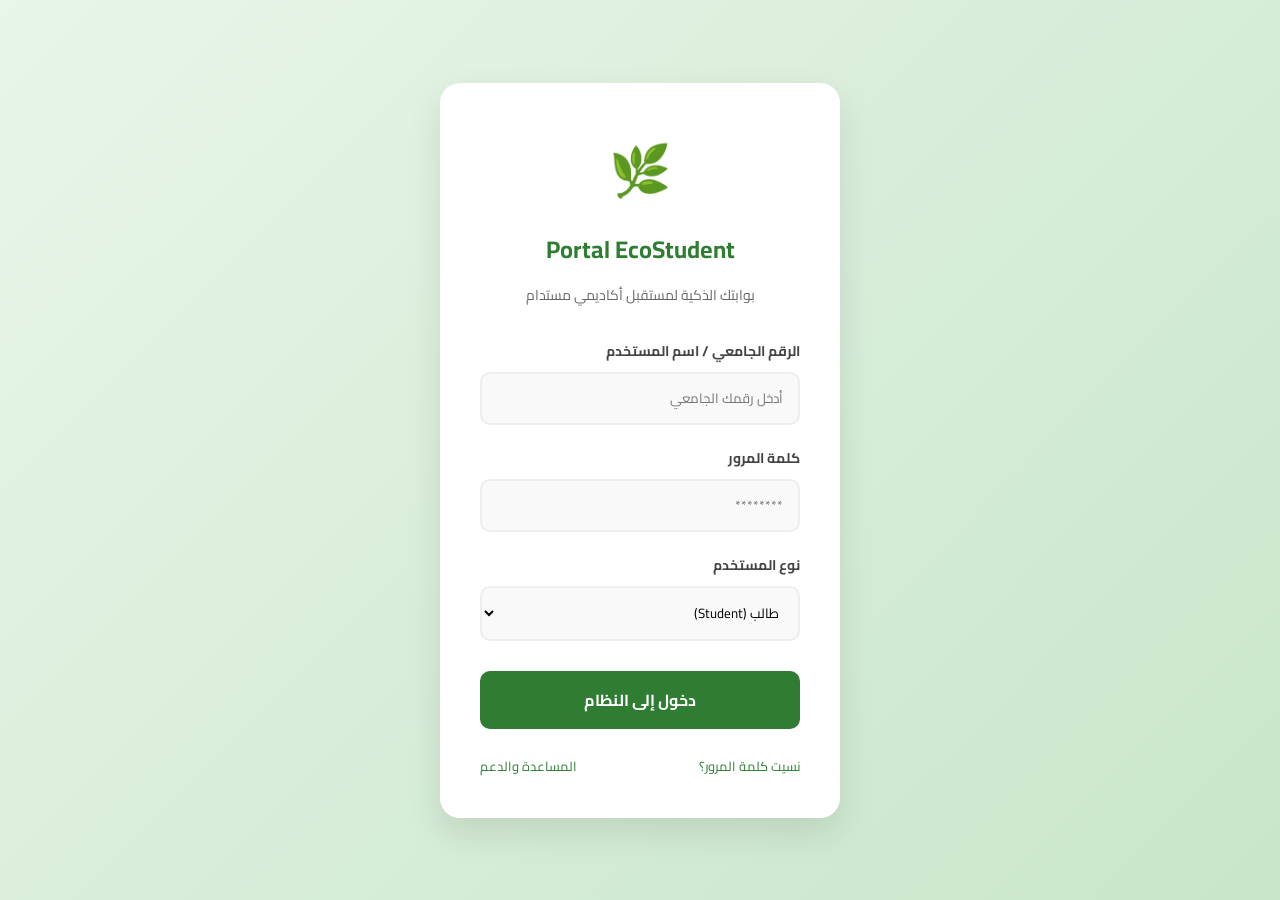
<file: index.html>
<!DOCTYPE html>
<html lang="ar" dir="rtl">
<head>
    <meta charset="UTF-8">
    <meta name="viewport" content="width=device-width, initial-scale=1.0">
    <title>تسجيل الدخول | Portal EcoStudent</title>
    <link rel="stylesheet" href="style.css">
    <script src="script.js"></script>
    <link href="https://fonts.googleapis.com/css2?family=Cairo:wght@400;700&display=swap" rel="stylesheet">
</head>
<body>
    <div class="login-wrapper">
        <div class="login-card">
            <div class="logo-section">
                <div class="eco-logo">🌿</div>
                <h1>Portal EcoStudent</h1>
                <p>بوابتك الذكية لمستقبل أكاديمي مستدام</p>
            </div>
            
            <form id="loginForm">
                <div class="input-group">
                    <label for="username">الرقم الجامعي / اسم المستخدم</label>
                    <input type="text" id="username" placeholder="أدخل رقمك الجامعي" required>
                </div>

                <div class="input-group">
                    <label for="password">كلمة المرور</label>
                    <input type="password" id="password" placeholder="********" required>
                </div>

                <div class="input-group">
                    <label for="userRole">نوع المستخدم</label>
                    <select id="userRole">
                        <option value="student">طالب (Student)</option>
                        <option value="admin">مسؤول نظام (Administrator)</option>
                    </select>
                </div>

                <button type="submit" class="login-btn">دخول إلى النظام</button>
            </form>
            
            <div class="footer-links">
                <a href="#">نسيت كلمة المرور؟</a>
                <a href="#">المساعدة والدعم</a>
            </div>
        </div>
    </div>
</body>
</html>
</file>
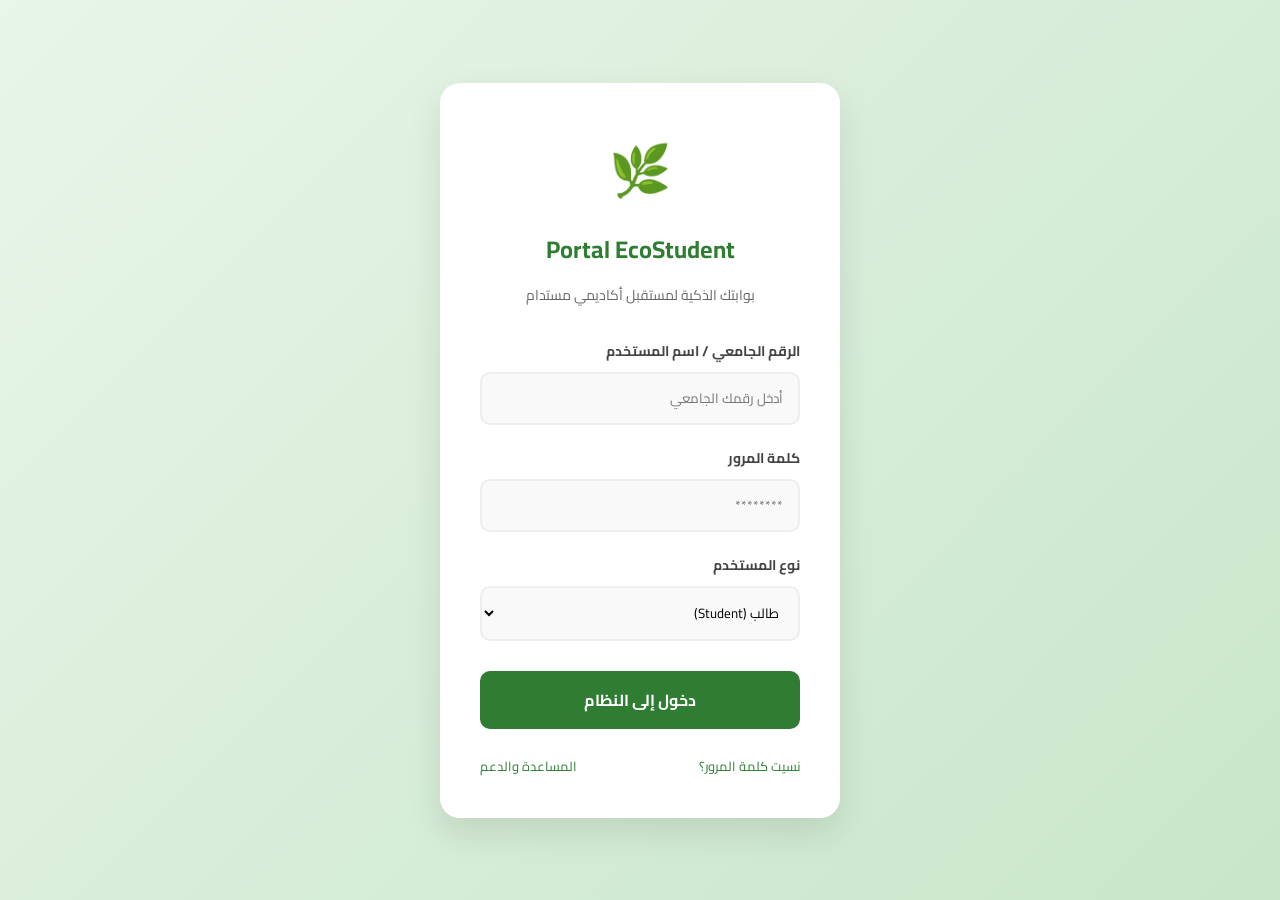
<file: dashboard.html>
<!DOCTYPE html>
<html lang="ar" dir="rtl">
<head>
    <meta charset="UTF-8">
    <meta name="viewport" content="width=device-width, initial-scale=1.0">
    <title>لوحة التحكم | Portal EcoStudent</title>
    <script src="script.js"></script>
    <link rel="stylesheet" href="style.css">
    <link href="https://fonts.googleapis.com/css2?family=Cairo:wght@400;700&display=swap" rel="stylesheet">
    <style>
        /* تنسيقات خاصة بلوحة التحكم */
        body { display: flex; height: 100vh; background: #f4f7f6; }
        
        .sidebar {
            width: 250px;
            background: #2e7d32;
            color: white;
            padding: 20px;
            display: flex;
            flex-direction: column;
        }

        .sidebar h2 { font-size: 20px; margin-bottom: 30px; text-align: center; border-bottom: 1px solid #ffffff33; padding-bottom: 10px; }

        .sidebar a {
            color: white;
            text-decoration: none;
            padding: 12px;
            margin: 5px 0;
            border-radius: 8px;
            transition: 0.3s;
        }

        .sidebar a:hover, .sidebar a.active { background: #1b5e20; }

        .main-content { flex: 1; padding: 30px; overflow-y: auto; }

        .header { display: flex; justify-content: space-between; align-items: center; margin-bottom: 30px; }

        .welcome-card {
            background: white;
            padding: 20px;
            border-radius: 15px;
            box-shadow: 0 5px 15px rgba(0,0,0,0.05);
            border-right: 5px solid #2e7d32;
        }

        .stats-grid {
            display: grid;
            grid-template-columns: repeat(auto-fit, minmax(200px, 1fr));
            gap: 20px;
            margin-top: 20px;
        }

        .stat-item {
            background: white;
            padding: 20px;
            border-radius: 12px;
            text-align: center;
            box-shadow: 0 4px 6px rgba(0,0,0,0.02);
        }

        .stat-item h3 { color: #2e7d32; font-size: 24px; }
        .stat-item p { color: #666; font-size: 14px; }
    </style>
</head>
<body>

    <div class="sidebar">
        <h2>EcoStudent 🌿</h2>
        <a href="dashboard.html" class="active">الرئيسية</a>
        <a href="registration.html">تسجيل المساقات</a>
        <a href="schedule.html">جدول المحاضرات</a>
        <a href="gpa.html">المعدل التراكمي</a>
<a href="javascript:void(0)" onclick="logout()" style="margin-top: auto; background: #c62828;">تسجيل الخروج</a>    </div>

    <div class="main-content">
        <div class="header">
            <h1 id="welcomeTitle">مرحباً بك، طالبنا العزيز</h1>
            <div class="user-info">
                <span id="displayUser"></span> 👤
            </div>
        </div>

        <div class="welcome-card">
            <h3>نظام Portal EcoStudent يرحب بك!</h3>
            <p>يمكنك من هنا البدء بإدارة رحلتك الأكاديمية بكل سهولة واستدامة.</p>
        </div>

        <div class="stats-grid">
            <div class="stat-item">
                <p>الساعات المسجلة</p>
                <h3>15</h3>
            </div>
            <div class="stat-item">
                <p>المعدل التراكمي</p>
                <h3>3.8</h3>
            </div>
            <div class="stat-item">
                <p>المساقات المتبقية</p>
                <h3>24</h3>
            </div>
        </div>
    </div>

   
</body>
</html>
</file>
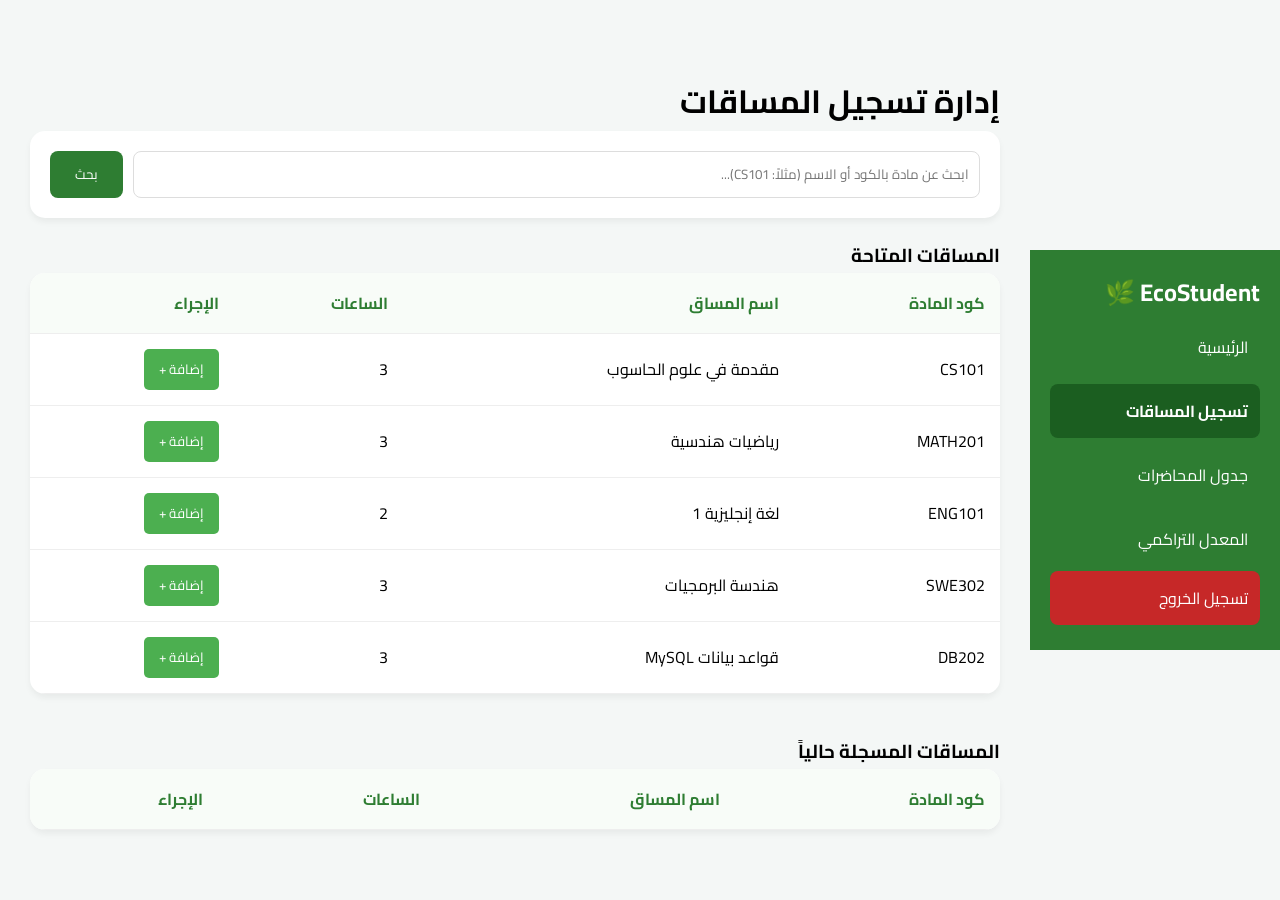
<file: registration.html>
<!DOCTYPE html>
<html lang="ar" dir="rtl">
<head>
    <meta charset="UTF-8">
    <meta name="viewport" content="width=device-width, initial-scale=1.0">
    <title>تسجيل المساقات | Portal EcoStudent</title>
    <link rel="stylesheet" href="style.css">
    <link href="https://fonts.googleapis.com/css2?family=Cairo:wght@400;700&display=swap" rel="stylesheet">
    <style>
        body { display: flex; height: 100vh; background: #f4f7f6; }
        .sidebar { width: 250px; background: #2e7d32; color: white; padding: 20px; display: flex; flex-direction: column; }
        .sidebar a { color: white; text-decoration: none; padding: 12px; margin: 5px 0; border-radius: 8px; transition: 0.3s; }
        .sidebar a:hover { background: #1b5e20; }
        .sidebar a.active { background: #1b5e20; font-weight: bold; }
        
        .main-content { flex: 1; padding: 30px; overflow-y: auto; }
        
        .search-section { background: white; padding: 20px; border-radius: 15px; box-shadow: 0 4px 6px rgba(0,0,0,0.05); margin-bottom: 20px; display: flex; gap: 10px; }
        .search-section input { flex: 1; padding: 10px; border: 1px solid #ddd; border-radius: 8px; }
        .search-section button { padding: 10px 25px; background: #2e7d32; color: white; border: none; border-radius: 8px; cursor: pointer; }

        .courses-table { width: 100%; border-collapse: collapse; background: white; border-radius: 15px; overflow: hidden; box-shadow: 0 4px 6px rgba(0,0,0,0.05); }
        .courses-table th, .courses-table td { padding: 15px; text-align: right; border-bottom: 1px solid #eee; }
        .courses-table th { background: #f8fcf8; color: #2e7d32; }
        
        .add-btn { background: #4caf50; color: white; border: none; padding: 8px 15px; border-radius: 5px; cursor: pointer; transition: 0.3s; }
        .add-btn:hover { background: #388e3c; }
        .add-btn.disabled { background: #ccc; cursor: not-allowed; }

        .registered-section { margin-top: 40px; }
        .remove-btn { background: #e53935; color: white; border: none; padding: 8px 15px; border-radius: 5px; cursor: pointer; }
    </style>
</head>
<body>

    <div class="sidebar">
        <h2>EcoStudent 🌿</h2>
        <a href="dashboard.html">الرئيسية</a>
        <a href="registration.html" class="active">تسجيل المساقات</a>
        <a href="schedule.html">جدول المحاضرات</a>
        <a href="gpa.html">المعدل التراكمي</a>
        <a href="javascript:void(0)" onclick="logout()" style="margin-top: auto; background: #c62828;">تسجيل الخروج</a>
    </div>

    <div class="main-content">
        <h1>إدارة تسجيل المساقات</h1>
        
        <div class="search-section">
            <input type="text" id="courseSearch" placeholder="ابحث عن مادة بالكود أو الاسم (مثلاً: CS101)...">
            <button onclick="searchCourses()">بحث</button>
        </div>

        <h3>المساقات المتاحة</h3>
        <table class="courses-table">
            <thead>
                <tr>
                    <th>كود المادة</th>
                    <th>اسم المساق</th>
                    <th>الساعات</th>
                    <th>الإجراء</th>
                </tr>
            </thead>
            <tbody id="availableCourses">
                </tbody>
        </table>

        <div class="registered-section">
            <h3>المساقات المسجلة حالياً</h3>
            <table class="courses-table">
                <thead>
                    <tr>
                        <th>كود المادة</th>
                        <th>اسم المساق</th>
                        <th>الساعات</th>
                        <th>الإجراء</th>
                    </tr>
                </thead>
                <tbody id="myCourses">
                    </tbody>
            </table>
        </div>
    </div>

    <script src="script.js"></script>
    <script>
        // تشغيل عرض المواد عند فتح الصفحة
        document.addEventListener('DOMContentLoaded', displayCourses);
    </script>
</body>
</html>
</file>
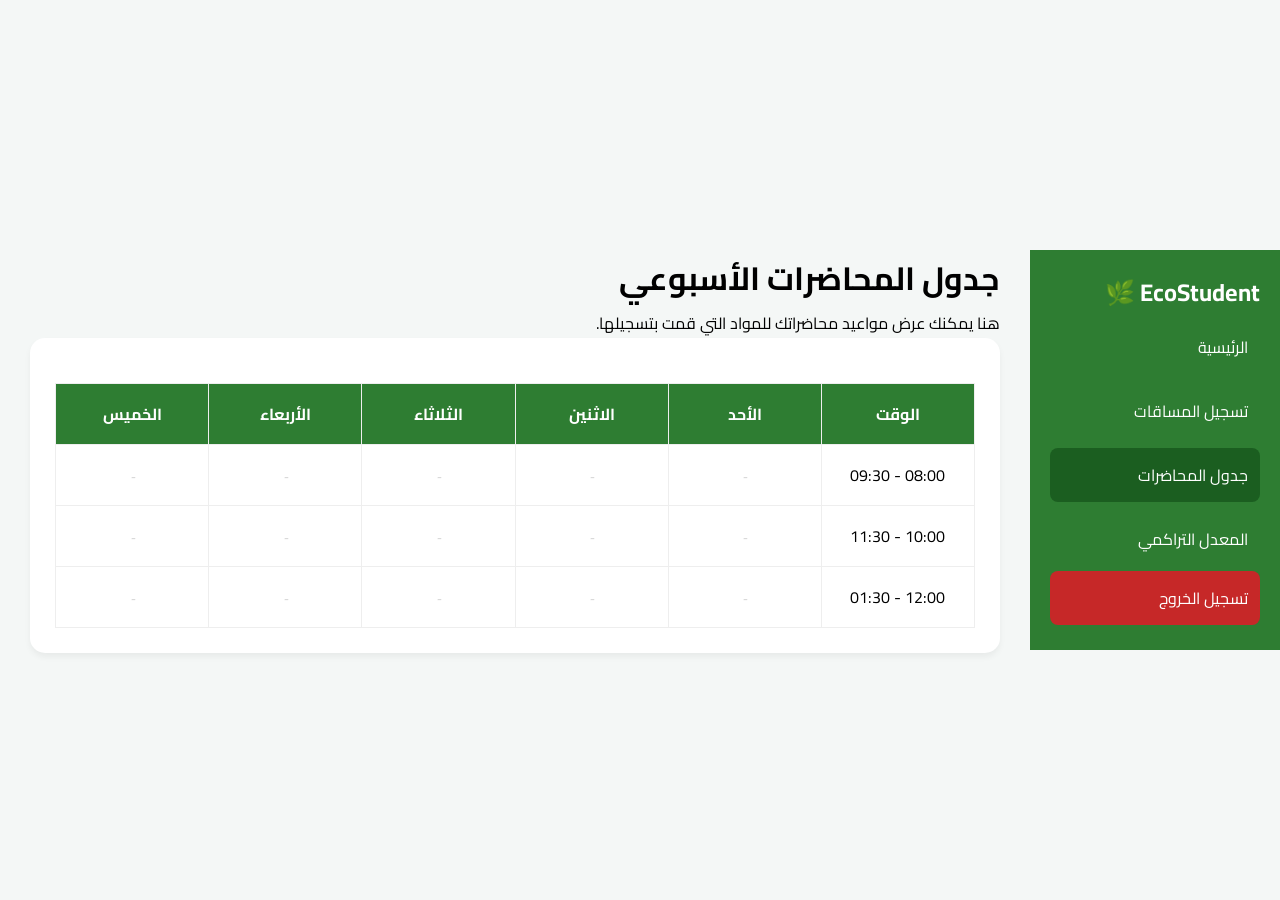
<file: schedule.html>
<!DOCTYPE html>
<html lang="ar" dir="rtl">
<head>
    <meta charset="UTF-8">
    <meta name="viewport" content="width=device-width, initial-scale=1.0">
    <title>جدول المحاضرات | Portal EcoStudent</title>
    <link rel="stylesheet" href="style.css">
    <link href="https://fonts.googleapis.com/css2?family=Cairo:wght@400;700&display=swap" rel="stylesheet">
    <style>
        body { display: flex; height: 100vh; background: #f4f7f6; }
        .sidebar { width: 250px; background: #2e7d32; color: white; padding: 20px; display: flex; flex-direction: column; }
        .sidebar a { color: white; text-decoration: none; padding: 12px; margin: 5px 0; border-radius: 8px; transition: 0.3s; }
        .sidebar a:hover, .sidebar a.active { background: #1b5e20; }
        
        .main-content { flex: 1; padding: 30px; overflow-y: auto; }
        
        .schedule-container { background: white; padding: 25px; border-radius: 15px; box-shadow: 0 4px 6px rgba(0,0,0,0.05); }
        
        .schedule-table { width: 100%; border-collapse: collapse; margin-top: 20px; }
        .schedule-table th, .schedule-table td { border: 1px solid #eee; padding: 15px; text-align: center; width: 16%; }
        .schedule-table th { background: #2e7d32; color: white; }
        
        .course-slot { background: #e8f5e9; border-right: 4px solid #4caf50; padding: 5px; border-radius: 4px; font-size: 13px; color: #2e7d32; }
        .empty-slot { color: #ccc; font-style: italic; font-size: 12px; }
    </style>
</head>
<body>

    <div class="sidebar">
        <h2>EcoStudent 🌿</h2>
        <a href="dashboard.html">الرئيسية</a>
        <a href="registration.html">تسجيل المساقات</a>
        <a href="schedule.html" class="active">جدول المحاضرات</a>
        <a href="gpa.html">المعدل التراكمي</a>
        <a href="javascript:void(0)" onclick="logout()" style="margin-top: auto; background: #c62828;">تسجيل الخروج</a>
    </div>

    <div class="main-content">
        <h1>جدول المحاضرات الأسبوعي</h1>
        <p>هنا يمكنك عرض مواعيد محاضراتك للمواد التي قمت بتسجيلها.</p>
        
        <div class="schedule-container">
            <table class="schedule-table">
                <thead>
                    <tr>
                        <th>الوقت</th>
                        <th>الأحد</th>
                        <th>الاثنين</th>
                        <th>الثلاثاء</th>
                        <th>الأربعاء</th>
                        <th>الخميس</th>
                    </tr>
                </thead>
                <tbody id="scheduleBody">
                    </tbody>
            </table>
        </div>
    </div>

    <script src="script.js"></script>
    <script>
        document.addEventListener('DOMContentLoaded', generateSchedule);
    </script>
</body>
</html>
</file>
<file: style.css>
<!-- * {
    margin: 0;
    padding: 0;
    box-sizing: border-box;
    font-family: 'Cairo', sans-serif;
}

body {
    background: linear-gradient(135deg, #e8f5e9 0%, #c8e6c9 100%);
    height: 100vh;
    display: flex;
    justify-content: center;
    align-items: center;
}

.login-wrapper {
    width: 100%;
    padding: 20px;
    display: flex;
    justify-content: center;
}

.login-card {
    background: #ffffff;
    padding: 40px;
    border-radius: 20px;
    box-shadow: 0 15px 35px rgba(0,0,0,0.1);
    width: 100%;
    max-width: 400px;
    text-align: center;
    transition: transform 0.3s ease;
}

.login-card:hover {
    transform: translateY(-5px);
}

.logo-section h1 {
    color: #2e7d32; /* أخضر غامق راقي */
    font-size: 24px;
    margin-bottom: 10px;
}

.logo-section p {
    color: #666;
    font-size: 14px;
    margin-bottom: 30px;
}

.eco-logo {
    font-size: 50px;
    margin-bottom: 10px;
}

.input-group {
    text-align: right;
    margin-bottom: 20px;
}

.input-group label {
    display: block;
    font-weight: bold;
    color: #444;
    margin-bottom: 8px;
    font-size: 14px;
}

.input-group input, .input-group select {
    width: 100%;
    padding: 12px 15px;
    border: 2px solid #eee;
    border-radius: 10px;
    outline: none;
    transition: 0.3s;
    background: #f9f9f9;
}

.input-group input:focus, .input-group select:focus {
    border-color: #4caf50;
    background: #fff;
}

.login-btn {
    width: 100%;
    padding: 14px;
    background: #2e7d32;
    color: white;
    border: none;
    border-radius: 10px;
    font-size: 16px;
    font-weight: bold;
    cursor: pointer;
    transition: 0.3s;
    margin-top: 10px;
}

.login-btn:hover {
    background: #1b5e20;
    box-shadow: 0 5px 15px rgba(46, 125, 50, 0.3);
}

.footer-links {
    margin-top: 25px;
    display: flex;
    justify-content: space-between;
}

.footer-links a {
    font-size: 13px;
    color: #2e7d32;
    text-decoration: none;
    transition: 0.2s;
}

.footer-links a:hover {
    text-decoration: underline;
}
</file>
